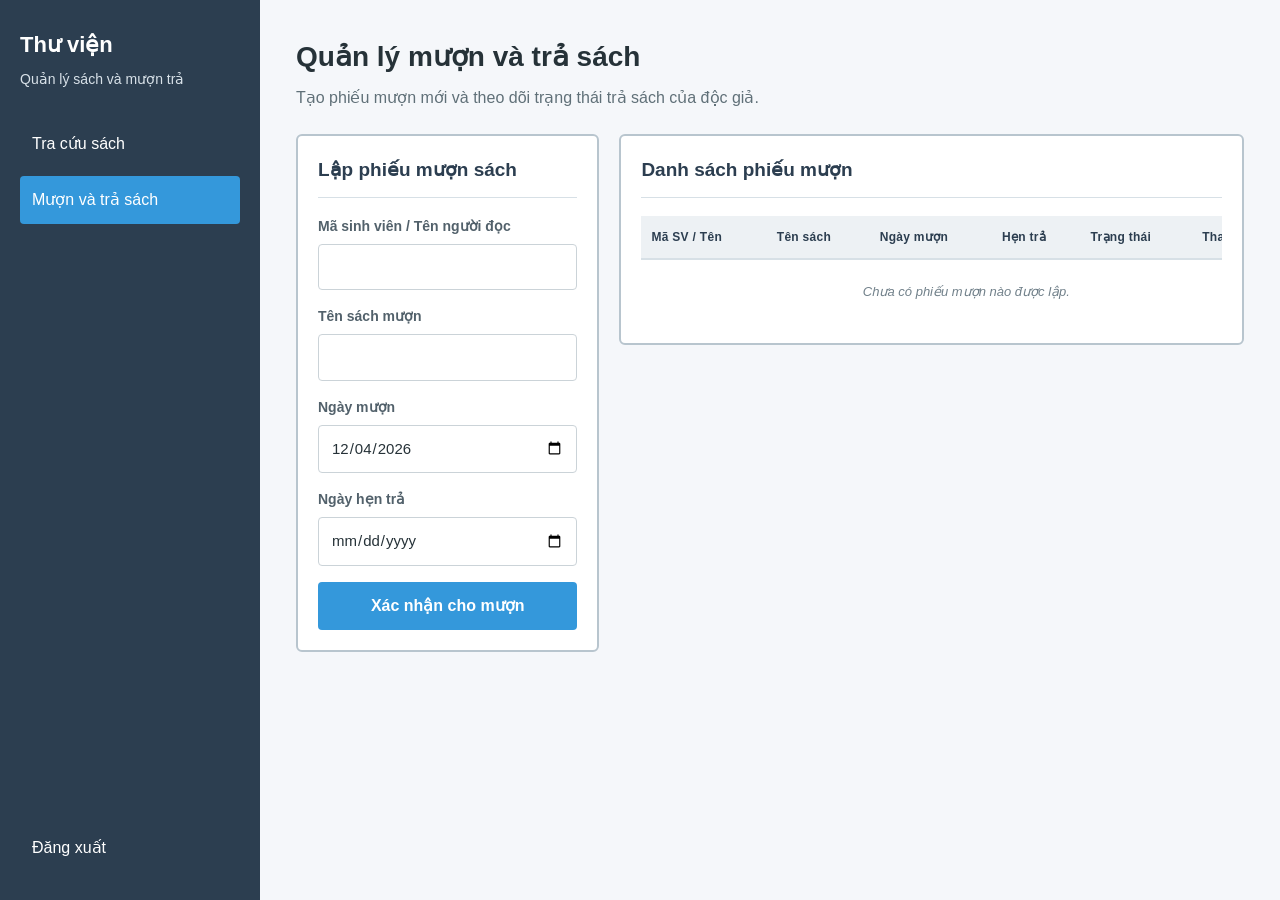
<file: borrow-and-return.html>
<!DOCTYPE html>
<html lang="vi">
<head>
    <meta charset="UTF-8">
    <meta name="viewport" content="width=device-width, initial-scale=1.0">
    <title>Mượn và trả sách - Thư viện</title>
    <link rel="stylesheet" href="css/borrow-and-return.css">
</head>
<body>
    <main class="page">
        <aside class="sidebar">
            <h2>Thư viện</h2>
            <p class="sidebar-description">Quản lý sách và mượn trả</p>
            <nav>
                <a href="catalog.html" class="nav-link">Tra cứu sách</a>
                <a href="borrow-and-return.html" class="nav-link active" aria-current="page">Mượn và trả sách</a>
            </nav>
            <a href="index.html" class="nav-link logout-link">Đăng xuất</a>
        </aside>
        <section class="content">
            <h1>Quản lý mượn và trả sách</h1>
            <p class="intro">Tạo phiếu mượn mới và theo dõi trạng thái trả sách của độc giả.</p>
            <div class="borrow-layout">
                <section class="borrow-panel" aria-labelledby="borrowFormTitle">
                    <h2 class="panel-title" id="borrowFormTitle">Lập phiếu mượn sách</h2>
                    <form id="borrowForm" class="borrow-form">
                        <div class="form-field">
                            <label for="studentId">Mã sinh viên / Tên người đọc</label>
                            <input type="text" id="studentId" name="studentId" autocomplete="off" required>
                        </div>
                        <div class="form-field">
                            <label for="bookName">Tên sách mượn</label>
                            <input type="text" id="bookName" name="bookName" autocomplete="off" required>
                        </div>
                        <div class="form-field">
                            <label for="borrowDate">Ngày mượn</label>
                            <input type="date" id="borrowDate" name="borrowDate" required>
                        </div>
                        <div class="form-field">
                            <label for="dueDate">Ngày hẹn trả</label>
                            <input type="date" id="dueDate" name="dueDate" required>
                        </div>
                        <button type="submit" class="primary-button">Xác nhận cho mượn</button>
                    </form>
                </section>
                <section class="borrow-panel" aria-labelledby="borrowListTitle">
                    <h2 class="panel-title" id="borrowListTitle">Danh sách phiếu mượn</h2>
                    <div class="table-wrap">
                        <table class="borrow-table">
                            <thead>
                                <tr>
                                    <th scope="col">Mã SV / Tên</th>
                                    <th scope="col">Tên sách</th>
                                    <th scope="col">Ngày mượn</th>
                                    <th scope="col">Hẹn trả</th>
                                    <th scope="col">Trạng thái</th>
                                    <th scope="col">Thao tác</th>
                                </tr>
                            </thead>
                            <tbody id="borrowTableBody">
                                <tr id="emptyRow">
                                    <td colspan="6" class="empty-row">Chưa có phiếu mượn nào được lập.</td>
                                </tr>
                            </tbody>
                        </table>
                    </div>
                </section>
            </div>
        </section>
    </main>
    <script src="js/borrow-and-return.js"></script>
</body>
</html>
</file>
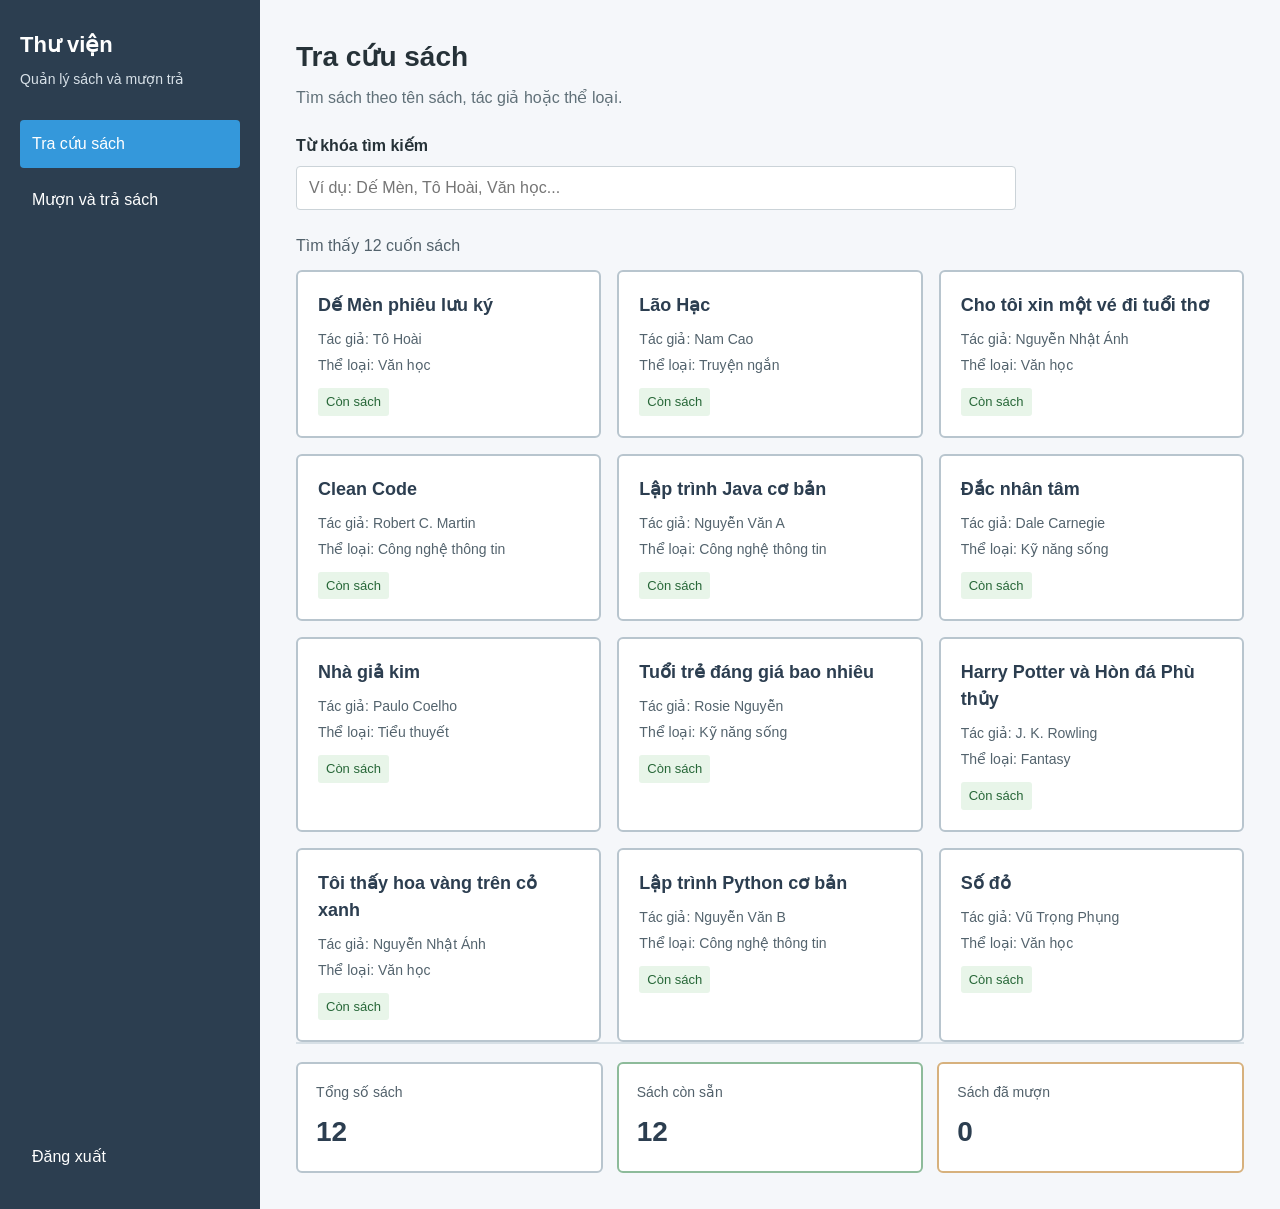
<file: catalog.html>
<!DOCTYPE html>
<html lang="vi">
<head>
    <meta charset="UTF-8">
    <meta name="viewport" content="width=device-width, initial-scale=1.0">
    <title>Tra cứu sách - Thư viện</title>
    <link rel="stylesheet" href="css/catalog.css">
</head>
<body>
    <main class="page">
        <aside class="sidebar">
            <h2>Thư viện</h2>
            <p class="sidebar-description">Quản lý sách và mượn trả</p>
            <nav>
                <a href="catalog.html" class="nav-link active">Tra cứu sách</a>
                <a href="borrow-and-return.html" class="nav-link">Mượn và trả sách</a>
            </nav>
            <a href="index.html" class="nav-link logout-link">Đăng xuất</a>
        </aside>
        <section class="content">
            <h1>Tra cứu sách</h1>
            <p class="intro">Tìm sách theo tên sách, tác giả hoặc thể loại.</p>
            <label for="searchInput">Từ khóa tìm kiếm</label>
            <input type="text" id="searchInput" placeholder="Ví dụ: Dế Mèn, Tô Hoài, Văn học...">
            <p id="resultCount" class="result-count">Danh sách sách</p>
            <div id="bookList" class="book-list"></div>
            <p id="noResult" class="no-result" hidden>Không tìm thấy sách phù hợp.</p>
            <section class="book-summary" aria-label="Thống kê sách">
                <div class="summary-box">
                    <span class="summary-label">Tổng số sách</span>
                    <strong id="totalBooks" aria-live="polite">0</strong>
                </div>
                <div class="summary-box available-box">
                    <span class="summary-label">Sách còn sẵn</span>
                    <strong id="availableBooks" aria-live="polite">0</strong>
                </div>
                <div class="summary-box borrowed-box">
                    <span class="summary-label">Sách đã mượn</span>
                    <strong id="borrowedBooks" aria-live="polite">0</strong>
                </div>
            </section>
        </section>
    </main>
    <script src="js/catalog.js"></script>
</body>
</html>
</file>
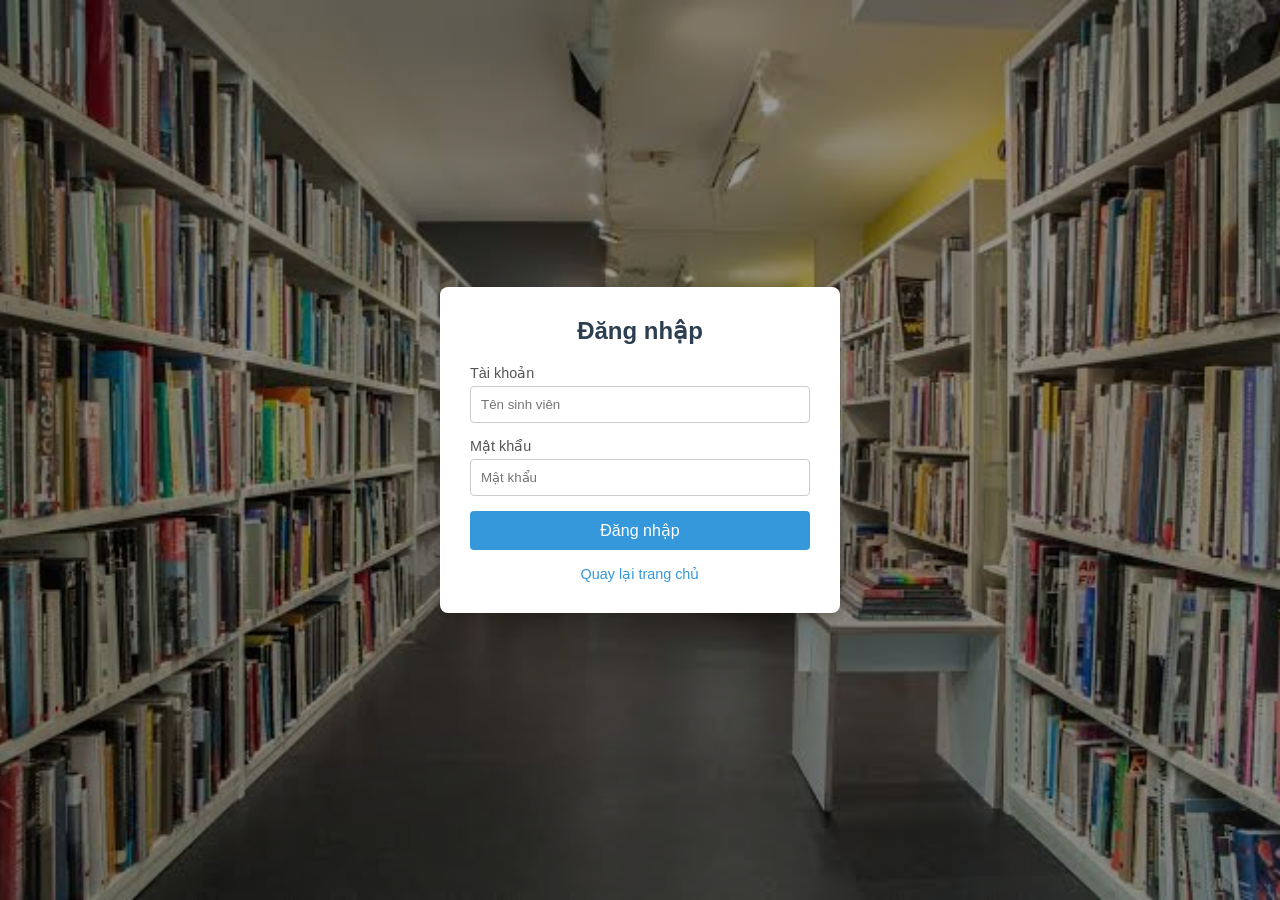
<file: login.html>
<!DOCTYPE html>
<html lang="en">
<head>
    <meta charset="UTF-8">
    <meta name="viewport" content="width=device-width, initial-scale=1.0">
    <title>Login</title>
    <link rel="stylesheet" href="css/login.css">
</head>
<body>
    <div class="login-container">
        <h2>Đăng nhập</h2>
        <form id="loginForm">
            <div class="form-group">
                <label for="username">Tài khoản</label>
                <input type="text" id="username" required placeholder="Tên sinh viên">
            </div>
            <div class="form-group">
                <label for="password">Mật khẩu</label>
                <input type="text" id="password" required placeholder="Mật khẩu">
            </div>
            <button type="submit" class="btn-submit">Đăng nhập</button>
            <p id="errorMsg" class="error"></p>
        </form>
        <p class="back-home"><a href="index.html">Quay lại trang chủ</a></p>
    </div>
    <script src="js/login.js"></script>
</body>
</html>
</file>
<file: css/borrow-and-return.css>
* {
    box-sizing: border-box;
    margin: 0;
    padding: 0;
}
body {
    font-family: Arial, sans-serif;
    color: #263238;
    background-color: #f5f7fa;
    line-height: 1.5;
}
.page {
    display: flex;
    min-height: 100vh;
}
.sidebar {
    display: flex;
    flex-direction: column;
    min-height: 100vh;
    width: 260px;
    flex-shrink: 0;
    padding: 28px 20px;
    background-color: #2c3e50;
    color: white;
}
.sidebar h2 {
    margin-bottom: 8px;
    font-size: 22px;
}
.sidebar-description {
    margin-bottom: 30px;
    color: #d8e1e8;
    font-size: 14px;
}
.sidebar nav {
    display: flex;
    flex-direction: column;
    gap: 8px;
}
.nav-link {
    display: block;
    padding: 12px;
    border-radius: 4px;
    color: white;
    text-decoration: none;
}
.logout-link {
    margin-top: auto;
}
.nav-link:hover,
.nav-link.active {
    background-color: #3498db;
}
.content {
    display: flex;
    flex: 1;
    flex-direction: column;
    min-width: 0;
    min-height: 100vh;
    padding: 36px;
}
.content h1 {
    margin-bottom: 8px;
    font-size: 28px;
}
.intro {
    margin-bottom: 24px;
    color: #607078;
}
.content label {
    display: block;
    margin-bottom: 8px;
    font-weight: bold;
}
#searchInput {
    width: 100%;
    max-width: 720px;
    padding: 12px;
    border: 1px solid #cbd3d8;
    border-radius: 4px;
    background-color: white;
    font-size: 16px;
}
#searchInput:focus {
    outline: 2px solid #a8d5f0;
    border-color: #3498db;
}
.result-count {
    margin: 24px 0 12px;
    color: #52616b;
}
.book-list {
    display: grid;
    grid-template-columns: repeat(auto-fit, minmax(280px, 1fr));
    gap: 16px;
    width: 100%;
}
.book-card {
    padding: 20px;
    border: 2px solid #b8c5ce;
    border-radius: 6px;
    background-color: white;
    min-height: 160px;
}
.book-card h3 {
    margin-bottom: 10px;
    color: #2c3e50;
    font-size: 18px;
}
.book-card p {
    margin-top: 5px;
    color: #53636d;
    font-size: 14px;
}
.book-status {
    display: inline-block;
    margin-top: 12px;
    padding: 4px 8px;
    border-radius: 3px;
    background-color: #e8f5e9;
    color: #276738;
    font-size: 13px;
}
.book-status.unavailable {
    background-color: #fff0e8;
    color: #9b4b1d;
}
.no-result {
    margin-top: 16px;
    color: #9b4b1d;
}
@media (max-width: 760px) {
    .page {
        flex-direction: column;
    }
    .sidebar {
        min-height: auto;
        width: 100%;
        padding: 20px;
    }
    .sidebar-description {
        margin-bottom: 16px;
    }
    .sidebar nav {
        flex-direction: row;
        flex-wrap: wrap;
    }
    .content {
        padding: 22px 16px;
    }
    .book-list {
        grid-template-columns: 1fr;
    }
}
.book-summary {
    display: grid;
    grid-template-columns: repeat(3, minmax(0, 1fr));
    gap: 14px;
    width: 100%;
    margin-top: auto;
    padding-top: 18px;
    border-top: 2px solid #d7e0e6;
}
.summary-box {
    display: flex;
    flex-direction: column;
    gap: 8px;
    padding: 18px;
    border: 2px solid #b8c5ce;
    border-radius: 6px;
    background-color: #ffffff;
}
.summary-label {
    color: #52616b;
    font-size: 14px;
}
.summary-box strong {
    color: #2c3e50;
    font-size: 28px;
}
.available-box {
    border-color: #8dbb9a;
}
.borrowed-box {
    border-color: #d7b17d;
}
@media (max-width: 760px) {
    .book-summary {
        grid-template-columns: 1fr;
    }
}
.borrow-layout {
    display: grid;
    grid-template-columns: minmax(260px, 0.85fr) minmax(0, 1.75fr);
    align-items: start;
    gap: 20px;
    width: 100%;
}
.borrow-panel {
    min-width: 0;
    padding: 20px;
    border: 2px solid #b8c5ce;
    border-radius: 6px;
    background-color: #ffffff;
}
.panel-title {
    margin-bottom: 18px;
    padding-bottom: 12px;
    border-bottom: 1px solid #d7e0e6;
    color: #2c3e50;
    font-size: 19px;
    font-weight: 700;
}
.borrow-form .form-field {
    margin-bottom: 16px;
}
.borrow-form label {
    display: block;
    margin-bottom: 7px;
    color: #52616b;
    font-size: 14px;
    font-weight: 700;
}
.borrow-form input {
    display: block;
    width: 100%;
    min-width: 0;
    padding: 11px 12px;
    border: 1px solid #cbd3d8;
    border-radius: 4px;
    background-color: #ffffff;
    color: #263238;
    font: inherit;
    font-size: 15px;
}
.borrow-form input:focus {
    outline: 2px solid #a8d5f0;
    border-color: #3498db;
}
.primary-button {
    display: block;
    width: 100%;
    padding: 12px 16px;
    border: 0;
    border-radius: 4px;
    background-color: #3498db;
    color: #ffffff;
    font: inherit;
    font-weight: 700;
    cursor: pointer;
    transition: background-color 0.15s ease-in-out;
}
.primary-button:hover {
    background-color: #2980b9;
}
.primary-button:focus-visible,
.action-button:focus-visible {
    outline: 2px solid #2c3e50;
    outline-offset: 2px;
}
.table-wrap {
    width: 100%;
    overflow-x: auto;
}
.borrow-table {
    width: 100%;
    min-width: 650px;
    border-collapse: collapse;
    color: #53636d;
    text-align: left;
    font-size: 14px;
}
.borrow-table thead {
    background-color: #edf1f4;
    color: #2c3e50;
}
.borrow-table th {
    padding: 12px 10px;
    border-bottom: 2px solid #d7e0e6;
    font-size: 12px;
    font-weight: 700;
    letter-spacing: 0.025em;
    white-space: nowrap;
}
.borrow-table td {
    padding: 12px 10px;
    border-bottom: 1px solid #e0e6ea;
    vertical-align: middle;
}
.borrow-table tbody tr:last-child td {
    border-bottom: 0;
}
.borrow-table .cell-strong {
    color: #2c3e50;
    font-weight: 700;
}
.borrow-table .date-cell {
    font-size: 13px;
    white-space: nowrap;
}
.borrow-table .empty-row {
    padding: 22px 12px;
    color: #71808a;
    text-align: center;
    font-size: 13px;
    font-style: italic;
}
.borrow-status {
    display: inline-block;
    padding: 5px 8px;
    border-radius: 3px;
    font-size: 12px;
    font-weight: 700;
    white-space: nowrap;
}
.borrow-status.borrowing {
    background-color: #fff0d6;
    color: #8a5b11;
}
.borrow-status.returned {
    background-color: #e8f5e9;
    color: #276738;
}
.action-button {
    padding: 7px 10px;
    border: 0;
    border-radius: 4px;
    font: inherit;
    font-size: 12px;
    font-weight: 700;
    white-space: nowrap;
    cursor: pointer;
}
.return-button {
    background-color: #3498db;
    color: #ffffff;
}
.return-button:hover:not(:disabled) {
    background-color: #2980b9;
}
.return-button.is-complete,
.return-button:disabled {
    background-color: #edf1f4;
    color: #7b8790;
    cursor: not-allowed;
}
@media (max-width: 1050px) {
    .borrow-layout {
        grid-template-columns: minmax(0, 1fr);
    }
}
@media (max-width: 760px) {
    .borrow-panel {
        padding: 16px;
    }
    .panel-title {
        font-size: 18px;
    }
}
</file>
<file: css/catalog.css>
* {
    box-sizing: border-box;
    margin: 0;
    padding: 0;
}
body {
    font-family: Arial, sans-serif;
    color: #263238;
    background-color: #f5f7fa;
    line-height: 1.5;
}
.page {
    display: flex;
    min-height: 100vh;
}
.sidebar {
    display: flex;
    flex-direction: column;
    min-height: 100vh;
    width: 260px;
    flex-shrink: 0;
    padding: 28px 20px;
    background-color: #2c3e50;
    color: white;
}
.sidebar h2 {
    margin-bottom: 8px;
    font-size: 22px;
}
.sidebar-description {
    margin-bottom: 30px;
    color: #d8e1e8;
    font-size: 14px;
}
.sidebar nav {
    display: flex;
    flex-direction: column;
    gap: 8px;
}
.nav-link {
    display: block;
    padding: 12px;
    border-radius: 4px;
    color: white;
    text-decoration: none;
}
.logout-link {
    margin-top: auto;
}
.nav-link:hover,
.nav-link.active {
    background-color: #3498db;
}
.content {
    display: flex;
    flex: 1;
    flex-direction: column;
    min-width: 0;
    min-height: 100vh;
    padding: 36px;
}
.content h1 {
    margin-bottom: 8px;
    font-size: 28px;
}
.intro {
    margin-bottom: 24px;
    color: #607078;
}
.content label {
    display: block;
    margin-bottom: 8px;
    font-weight: bold;
}
#searchInput {
    width: 100%;
    max-width: 720px;
    padding: 12px;
    border: 1px solid #cbd3d8;
    border-radius: 4px;
    background-color: white;
    font-size: 16px;
}
#searchInput:focus {
    outline: 2px solid #a8d5f0;
    border-color: #3498db;
}
.result-count {
    margin: 24px 0 12px;
    color: #52616b;
}
.book-list {
    display: grid;
    grid-template-columns: repeat(auto-fit, minmax(280px, 1fr));
    gap: 16px;
    width: 100%;
}
.book-card {
    padding: 20px;
    border: 2px solid #b8c5ce;
    border-radius: 6px;
    background-color: white;
    min-height: 160px;
}
.book-card h3 {
    margin-bottom: 10px;
    color: #2c3e50;
    font-size: 18px;
}
.book-card p {
    margin-top: 5px;
    color: #53636d;
    font-size: 14px;
}
.book-status {
    display: inline-block;
    margin-top: 12px;
    padding: 4px 8px;
    border-radius: 3px;
    background-color: #e8f5e9;
    color: #276738;
    font-size: 13px;
}
.book-status.unavailable {
    background-color: #fff0e8;
    color: #9b4b1d;
}
.no-result {
    margin-top: 16px;
    color: #9b4b1d;
}
@media (max-width: 760px) {
    .page {
        flex-direction: column;
    }
    .sidebar {
        min-height: auto;
        width: 100%;
        padding: 20px;
    }
    .sidebar-description {
        margin-bottom: 16px;
    }
    .sidebar nav {
        flex-direction: row;
        flex-wrap: wrap;
    }
    .content {
        padding: 22px 16px;
    }
    .book-list {
        grid-template-columns: 1fr;
    }
}
.book-summary {
    display: grid;
    grid-template-columns: repeat(3, minmax(0, 1fr));
    gap: 14px;
    width: 100%;
    margin-top: auto;
    padding-top: 18px;
    border-top: 2px solid #d7e0e6;
}
.summary-box {
    display: flex;
    flex-direction: column;
    gap: 8px;
    padding: 18px;
    border: 2px solid #b8c5ce;
    border-radius: 6px;
    background-color: #ffffff;
}
.summary-label {
    color: #52616b;
    font-size: 14px;
}
.summary-box strong {
    color: #2c3e50;
    font-size: 28px;
}
.available-box {
    border-color: #8dbb9a;
}
.borrowed-box {
    border-color: #d7b17d;
}
@media (max-width: 760px) {
    .book-summary {
        grid-template-columns: 1fr;
    }
}
</file>
<file: css/login.css>
* {
    margin: 0;
    padding: 0;
    box-sizing: border-box;
    font-family: Arial, sans-serif;
}
body {
    background-image:linear-gradient(rgba(0, 0, 0, 0.4), rgba(0, 0, 0, 0.4)), url(../images/background-login.jpg);
    background-size: cover;
    background-position: center;
    background-repeat: no-repeat;
    display: flex;
    justify-content: center;
    align-items: center;
    height: 100vh;
}
.login-container {
    background: white;
    padding: 30px;
    border-radius: 8px;
    width: 100%;
    max-width: 400px;
    box-shadow: 0 4px 10px rgba(0,0,0,0.2);
}
.login-container h2 {
    text-align: center;
    margin-bottom: 20px;
    color: #2c3e50;
}
.form-group {
    margin-bottom: 15px;
}
.form-group label {
    display: block;
    margin-bottom: 5px;
    font-size: 0.9rem;
    color: #555;
}
.form-group input {
    width: 100%;
    padding: 10px;
    border: 1px solid #ccc;
    border-radius: 4px;
}
.btn-submit {
    width: 100%;
    background: #3498db;
    color: white;
    padding: 10px;
    border: none;
    border-radius: 4px;
    font-size: 1rem;
    cursor: pointer;
}
.btn-submit:hover {
    background: #2980b9;
}
.error {
    color: #e74c3c;
    font-size: 0.85rem;
    margin-top: 10px;
    text-align: center;
}
.back-home {
    text-align: center;
    margin-top: 15px;
}
.back-home a {
    color: #3498db;
    text-decoration: none;
    font-size: 0.9rem;
}
</file>
